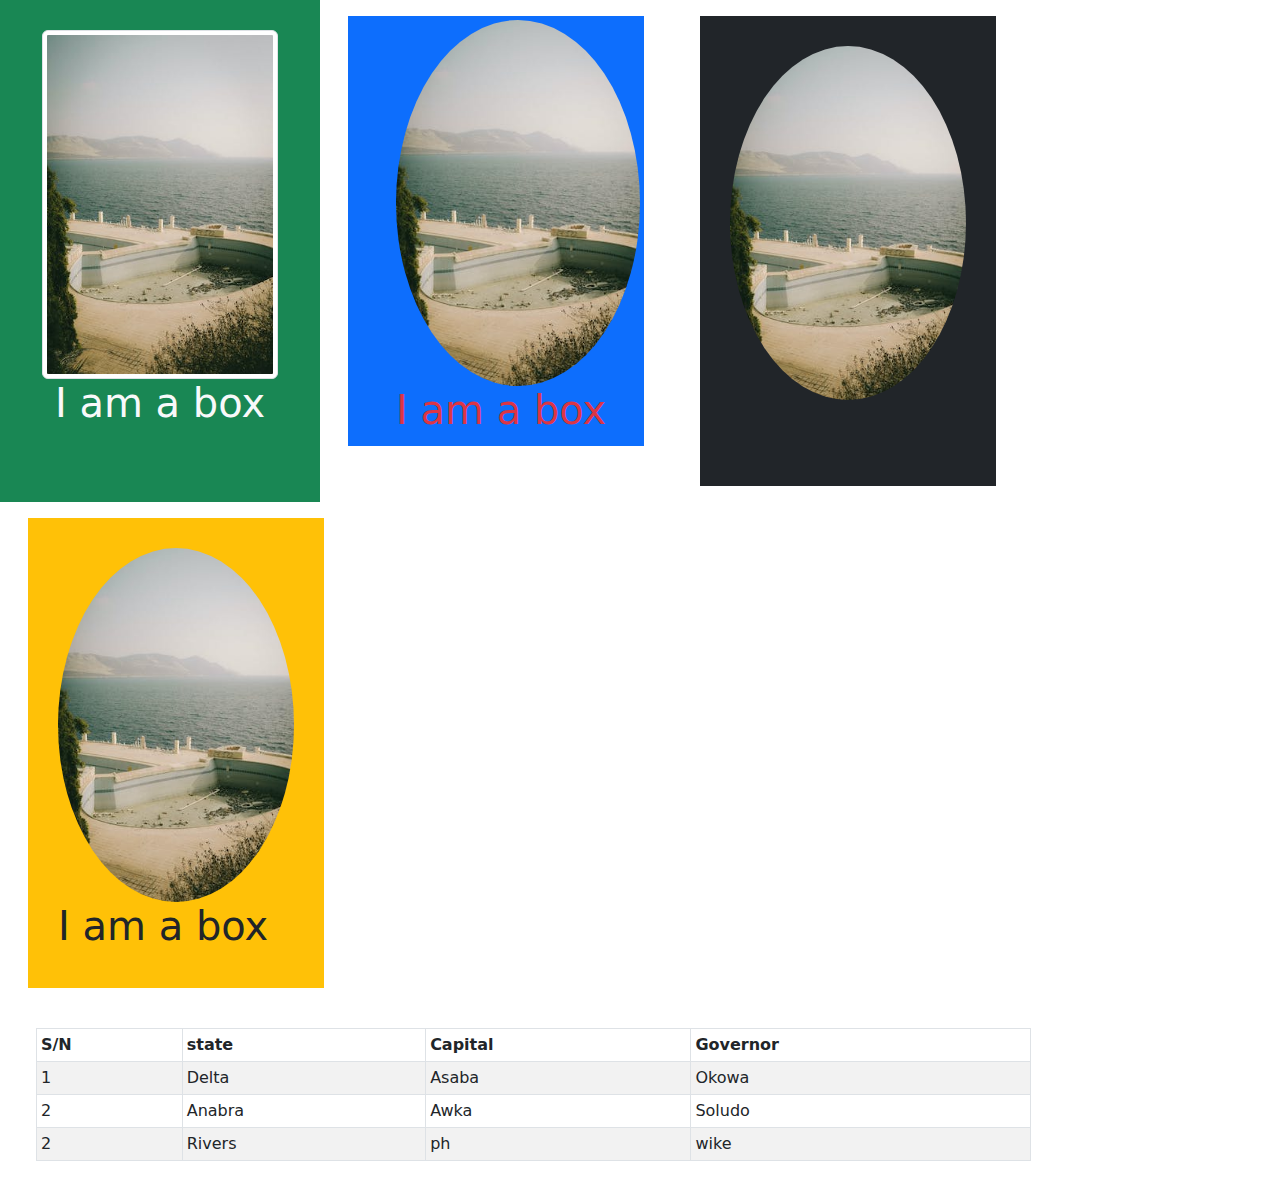
<file: index.html>
<!DOCTYPE html>
<html lang="en">

<head>
    <meta charset="UTF-8">
    <meta http-equiv="X-UA-Compatible" content="IE=edge">
    <meta name="viewport" content="width=device-width, initial-scale=1.0">
    <title>Document</title>
    <!-- CSS only -->
    <!-- <link href="https://cdn.jsdelivr.net/npm/bootstrap@5.2.2/dist/css/bootstrap.min.css" rel="stylesheet" integrity="sha384-Zenh87qX5JnK2Jl0vWa8Ck2rdkQ2Bzep5IDxbcnCeuOxjzrPF/et3URy9Bv1WTRi" crossorigin="anonymous"> -->
    <link rel="stylesheet" href="css/bootstrap.min.css">
    <link rel="stylesheet" href="style.css" />

</head>


<body>


    <div class="container-fluid">
        <div class="row">
            <div class="col-lg-3 col-md-6 bg-success">
                <div class="box" p-3 pt-5>
                    <img class="img-fluid roundedñ img-thumbnail" src="images/water.jpeg" alt="">
                    <h1 class="text-light text-center"> I am a box</h1>
                </div>
            </div>
            <div class="col-lg-3 col-md-6  m-3">
                <div class="box bg-primary p-1 ps-5 b">
                    <img class="img-fluid rounded-circle" src="images/water.jpeg" alt="">
                    <h1 class="text-danger text-start"> I am a box</h1>
                </div>
            </div>

            <div class="col-lg-3 col-md-6 m-3">
                <div class="box bg-dark">
                    <img class="img-fluid rounded-circle" src="images/water.jpeg" alt="">
                    <h1> I am a box</h1>
                </div>
            </div>
            <div class="col-lg-3 col-md-6 m-3">
                <div class="box  bg-warning">
                    <img class="img-fluid  rounded-circle" src="images/water.jpeg" alt="">
                    <h1 class="text-start t"> I am a box</h1>
                </div>
            </div>




        </div>

        <div class="row">
            <div class="col-10">
                <div class="p-4">
                    <table class="table table-striped table-hover table-bordered table-responsive table-sm ">
                        <thead>
                            <tr>
                                <th>S/N</th>
                                <th>
                                    state
                                </th>
                                <th>
                                    Capital
                                </th>
                                <th>
                                    Governor
                                </th>
                            </tr>
                        </thead>
                        <tbody>
                            <tr>
                                <td> 1</td>
                                <td> Delta</td>
                                <td> Asaba</td>
                                <td> Okowa</td>
                            </tr>
                            <tr>
                                <td> 2</td>
                                <td> Anabra</td>
                                <td> Awka</td>
                                <td> Soludo</td>
                            </tr>
                            <tr>
                                <td> 2</td>
                                <td> Rivers</td>
                                <td> ph</td>
                                <td> wike</td>
                            </tr>
                        </tbody>
                    </table>

                </div>

            </div>

        </div>










    </div>


















    <!-- JavaScript Bundle with Popper -->
    <!-- <script src="https://cdn.jsdelivr.net/npm/bootstrap@5.2.2/dist/js/bootstrap.bundle.min.js" integrity="sha384-OERcA2EqjJCMA+/3y+gxIOqMEjwtxJY7qPCqsdltbNJuaOe923+mo//f6V8Qbsw3" crossorigin="anonymous"></script> -->
    <script src="js/bootstrap.min.js">

    </script>

</body>

</html>
</file>
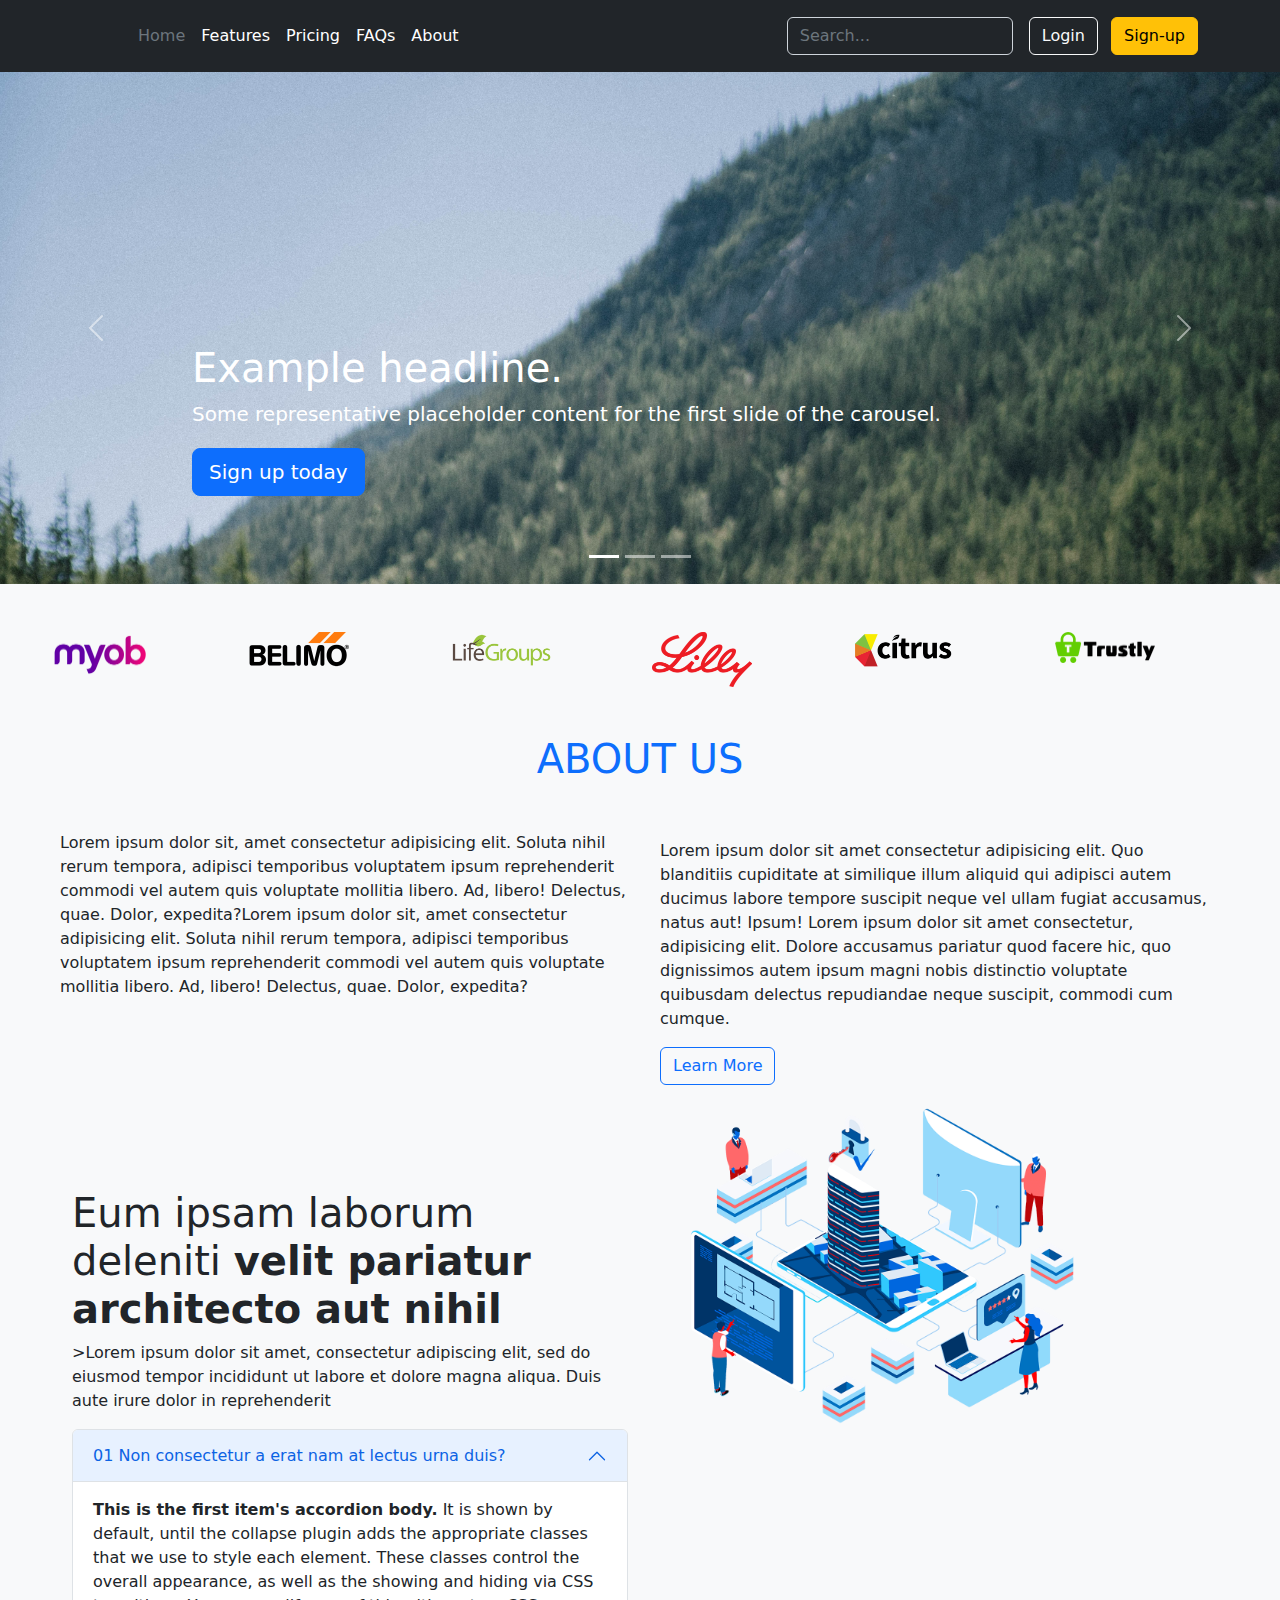
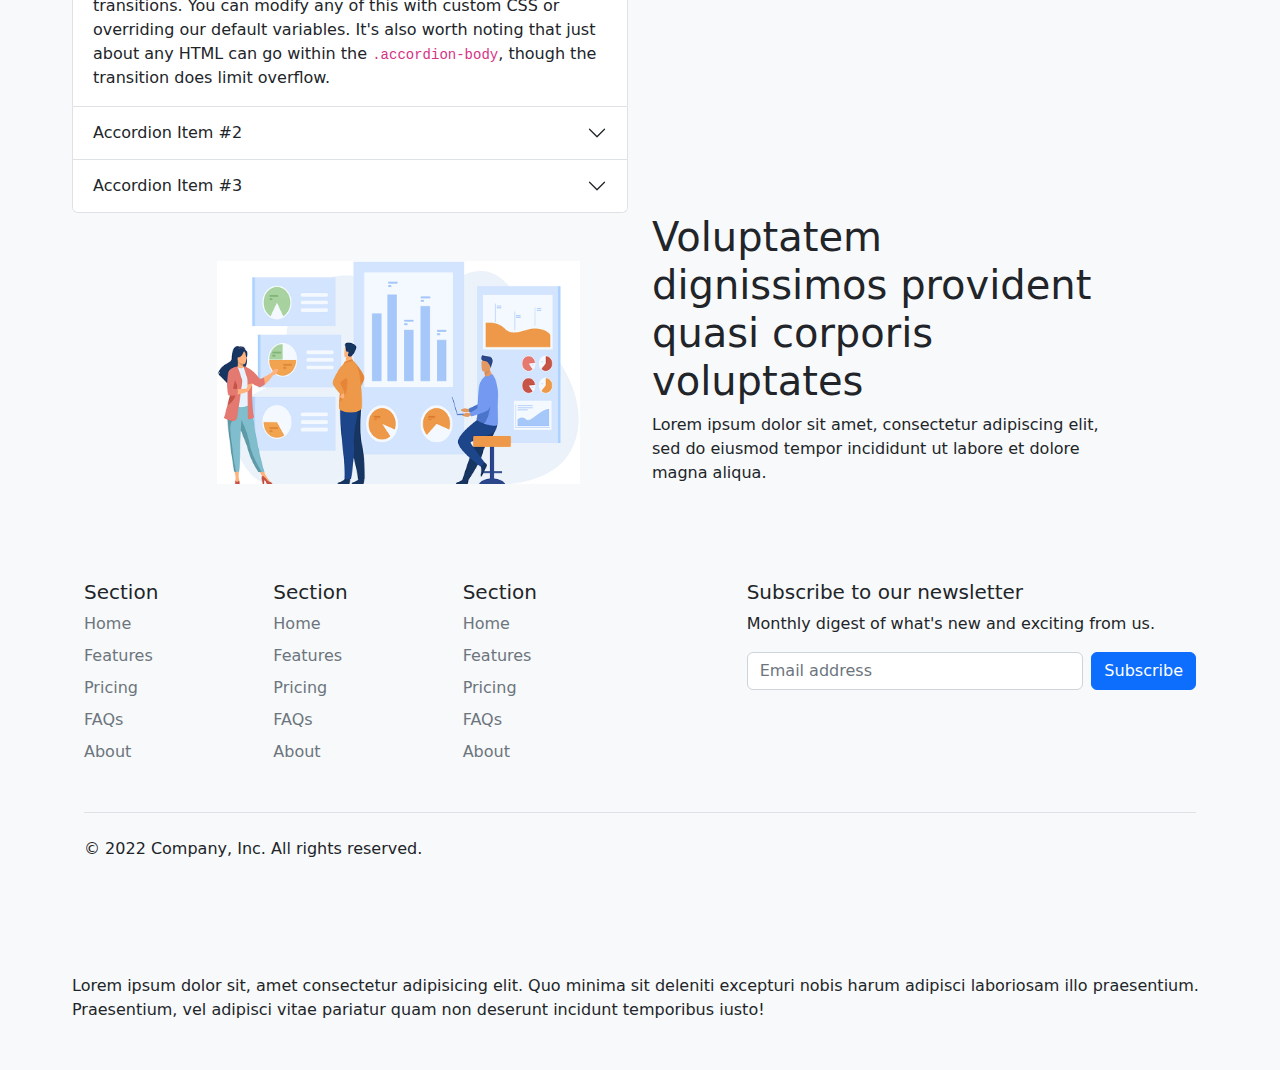
<file: landingpage.html>
<!DOCTYPE html>
<html lang="en">

<head>
    <meta charset="UTF-8">
    <meta http-equiv="X-UA-Compatible" content="IE=edge">
    <meta name="viewport" content="width=device-width, initial-scale=1.0">
    <title>Document</title>

    <title>Document</title>

    <!-- CSS only -->
    <!-- <link href="https://cdn.jsdelivr.net/npm/bootstrap@5.2.2/dist/css/bootstrap.min.css" rel="stylesheet" integrity="sha384-Zenh87qX5JnK2Jl0vWa8Ck2rdkQ2Bzep5IDxbcnCeuOxjzrPF/et3URy9Bv1WTRi" crossorigin="anonymous"> -->
    <link rel="stylesheet" href="css/bootstrap.min.css">
    <link rel="stylesheet" href="style3.css" />
</head>


</head>

<body>
    <header class="p-3 text-bg-dark">
        <div class="container">
            <div class="d-flex flex-wrap align-items-center justify-content-center justify-content-lg-start">
                <a href="/" class="d-flex align-items-center mb-2 mb-lg-0 text-white text-decoration-none">
                    <svg class="bi me-2" width="40" height="32" role="img" aria-label="Bootstrap">
                        <use xlink:href="#bootstrap" />
                    </svg>
                </a>

                <ul class="nav col-12 col-lg-auto me-lg-auto mb-2 justify-content-center mb-md-0">
                    <li><a href="#" class="nav-link px-2 text-secondary">Home</a></li>
                    <li><a href="#" class="nav-link px-2 text-white">Features</a></li>
                    <li><a href="#" class="nav-link px-2 text-white">Pricing</a></li>
                    <li><a href="#" class="nav-link px-2 text-white">FAQs</a></li>
                    <li><a href="#" class="nav-link px-2 text-white">About</a></li>
                </ul>

                <form class="col-12 col-lg-auto mb-3 mb-lg-0 me-lg-3" role="search">
                    <input type="search" class="form-control form-control-dark text-bg-dark" placeholder="Search..."
                        aria-label="Search">
                </form>

                <div class="text-end">
                    <button type="button" class="btn btn-outline-light me-2">Login</button>
                    <button type="button" class="btn btn-warning">Sign-up</button>
                </div>
            </div>
        </div>
    </header>
    <!-- end of header -->

    <!-- carousel -->

    <div id="myCarousel" class="carousel slide" data-bs-ride="carousel">
        <div class="carousel-indicators">
            <button type="button" data-bs-target="#myCarousel" data-bs-slide-to="0" class="active" aria-current="true"
                aria-label="Slide 1"></button>
            <button type="button" data-bs-target="#myCarousel" data-bs-slide-to="1" aria-label="Slide 2"></button>
            <button type="button" data-bs-target="#myCarousel" data-bs-slide-to="2" aria-label="Slide 3"></button>
        </div>
        <div class="carousel-inner">
            <div class="carousel-item active">
                <!-- <svg class="bd-placeholder-img" width="100%" height="100%" xmlns="http://www.w3.org/2000/svg"
                    aria-hidden="true" preserveAspectRatio="xMidYMid slice" focusable="false">
                    <rect width="100%" height="100%" fill="#777" /></svg> -->

                <img src="images/patrik-laszlo-4Z9PoBm2Zo4-unsplash.jpg" alt="" class="bd-placeholder-img img-fluid"
                    width="100%" height="100%"></image>

                <div class="container">
                    <div class="carousel-caption text-start">
                        <h1>Example headline.</h1>
                        <p>Some representative placeholder content for the first slide of the carousel.</p>
                        <p><a class="btn btn-lg btn-primary" href="#">Sign up today</a></p>
                    </div>
                </div>
            </div>
            <div class="carousel-item">
                <!-- <svg class="bd-placeholder-img" width="100%" height="100%" xmlns="http://www.w3.org/2000/svg"
                    aria-hidden="true" preserveAspectRatio="xMidYMid slice" focusable="false">
                    <rect width="100%" height="100%" fill="#777" />
                </svg> -->
                <img src="images/water.jpeg" alt="" class="bd-placeholder-img img-fluid" width="100%" height="100%">

                <div class="container">
                    <div class="carousel-caption">
                        <h1>Another example headline.</h1>
                        <p>Some representative placeholder content for the second slide of the carousel.</p>
                        <p><a class="btn btn-lg btn-primary" href="#">Learn more</a></p>
                    </div>
                </div>
            </div>
            <div class="carousel-item">
                <!-- <svg class="bd-placeholder-img" width="100%" height="100%" xmlns="http://www.w3.org/2000/svg"
                    aria-hidden="true" preserveAspectRatio="xMidYMid slice" focusable="false">
                    <rect width="100%" height="100%" fill="#777" />
                </svg> -->
                <img src="images/masterBedroom001.jpg" alt="" class="bd-placeholder-img img-fluid" width="100%"
                    height="100%">


                <div class="container">
                    <div class="carousel-caption text-end">
                        <h1>One more for good measure.</h1>
                        <p>Some representative placeholder content for the third slide of this carousel.</p>
                        <p><a class="btn btn-lg btn-primary" href="#">Browse gallery</a></p>
                    </div>
                </div>
            </div>
        </div>
        <button class="carousel-control-prev" type="button" data-bs-target="#myCarousel" data-bs-slide="prev">
            <span class="carousel-control-prev-icon" aria-hidden="true"></span>
            <span class="visually-hidden">Previous</span>
        </button>
        <button class="carousel-control-next" type="button" data-bs-target="#myCarousel" data-bs-slide="next">
            <span class="carousel-control-next-icon" aria-hidden="true"></span>
            <span class="visually-hidden">Next</span>
        </button>
    </div>

    <!-- end of carousel -->

    <!-- content -->

    <div class="continer-fluid bg-light p-5">
        <div class="row">
            <div class="col-lg-2 col-md-6">
                <img src="images/client-1.png" alt="" width="100px">

            </div>

            <div class="col-lg-2 col-md-6">
                <img src="images/client-2.png" alt="" width="100px">

            </div>

            <div class="col-lg-2 col-md-6">
                <img src="images/client-3.png" alt="" width="100px">

            </div>

            <div class="col-lg-2 col-md-6">
                <img src="images/client-4.png" alt="" width="100px">

            </div>

            <div class="col-lg-2 col-md-6">
                <img src="images/client-5.png" alt="" width="100px">

            </div>

            <div class="col-lg-2 col-md-6">
                <img src="images/client-6.png" alt="" width="100px">

            </div>

        </div>

        <!-- end of content -->

        <!-- About us Section -->

        <div class="container-fluid">
            <div class="row">
                <div class="col">
                    <div class="text-center text-primary my-5">


                        <h1>ABOUT US</h1>
                    </div>
                </div>
            </div>


            <div class="row">
                <div class="col-md-6">
                    Lorem ipsum dolor sit, amet consectetur adipisicing elit. Soluta nihil rerum tempora, adipisci
                    temporibus voluptatem ipsum reprehenderit commodi vel autem quis voluptate mollitia libero. Ad,
                    libero! Delectus, quae. Dolor, expedita?Lorem ipsum dolor sit, amet consectetur adipisicing elit.
                    Soluta nihil rerum tempora, adipisci
                    temporibus voluptatem ipsum reprehenderit commodi vel autem quis voluptate mollitia libero. Ad,
                    libero! Delectus, quae. Dolor, expedita?
                </div>
                <div class="col-md-6">
                    <div class="p-2">
                        <p>
                            Lorem ipsum dolor sit amet consectetur adipisicing elit. Quo blanditiis cupiditate at
                            similique
                            illum aliquid qui adipisci autem ducimus labore tempore suscipit neque vel ullam fugiat
                            accusamus,
                            natus aut! Ipsum! Lorem ipsum dolor sit amet consectetur, adipisicing elit. Dolore accusamus
                            pariatur quod facere hic,
                            quo dignissimos autem ipsum magni nobis distinctio voluptate quibusdam delectus repudiandae
                            neque
                            suscipit, commodi cum cumque.

                        </p>
                        <button class="btn btn-outline-primary">Learn More</button>

                    </div>
                </div>
            </div>


            <!-- image and content section -->
            <div class="container-fluid">
                <div class="row">
                    <div class="col-md-6">
                        <div class="row">
                            <div class="col">
                                <div class="p-5">

                                </div>
                            </div>

                        </div>
                        <h1>Eum ipsam laborum deleniti <strong>velit pariatur architecto aut nihil</strong><br></h1>
                        <p>>Lorem ipsum dolor sit amet, consectetur adipiscing elit, sed do eiusmod tempor incididunt ut
                            labore et dolore magna aliqua. Duis aute irure dolor in reprehenderit</p>

                        <div class="accordion" id="accordionExample">
                            <div class="accordion-item">
                                <h2 class="accordion-header" id="headingOne">
                                    <button class="accordion-button" type="button" data-bs-toggle="collapse"
                                        data-bs-target="#collapseOne" aria-expanded="true" aria-controls="collapseOne">
                                        01 Non consectetur a erat nam at lectus urna duis?
                                    </button>
                                </h2>
                                <div id="collapseOne" class="accordion-collapse collapse show"
                                    aria-labelledby="headingOne" data-bs-parent="#accordionExample">
                                    <div class="accordion-body">
                                        <strong>This is the first item's accordion body.</strong> It is shown by
                                        default, until the collapse plugin adds the appropriate classes that we use to
                                        style each element. These classes control the overall appearance, as well as the
                                        showing and hiding via CSS transitions. You can modify any of this with custom
                                        CSS or overriding our default variables. It's also worth noting that just about
                                        any HTML can go within the <code>.accordion-body</code>, though the transition
                                        does limit overflow.
                                    </div>
                                </div>
                            </div>
                            <div class="accordion-item">
                                <h2 class="accordion-header" id="headingTwo">
                                    <button class="accordion-button collapsed" type="button" data-bs-toggle="collapse"
                                        data-bs-target="#collapseTwo" aria-expanded="false" aria-controls="collapseTwo">
                                        Accordion Item #2
                                    </button>
                                </h2>
                                <div id="collapseTwo" class="accordion-collapse collapse" aria-labelledby="headingTwo"
                                    data-bs-parent="#accordionExample">
                                    <div class="accordion-body">
                                        <strong>This is the second item's accordion body.</strong> It is hidden by
                                        default, until the collapse plugin adds the appropriate classes that we use to
                                        style each element. These classes control the overall appearance, as well as the
                                        showing and hiding via CSS transitions. You can modify any of this with custom
                                        CSS or overriding our default variables. It's also worth noting that just about
                                        any HTML can go within the <code>.accordion-body</code>, though the transition
                                        does limit overflow.
                                    </div>
                                </div>
                            </div>
                            <div class="accordion-item">
                                <h2 class="accordion-header" id="headingThree">
                                    <button class="accordion-button collapsed" type="button" data-bs-toggle="collapse"
                                        data-bs-target="#collapseThree" aria-expanded="false"
                                        aria-controls="collapseThree">
                                        Accordion Item #3
                                    </button>
                                </h2>
                                <div id="collapseThree" class="accordion-collapse collapse"
                                    aria-labelledby="headingThree" data-bs-parent="#accordionExample">
                                    <div class="accordion-body">
                                        <strong>This is the third item's accordion body.</strong> It is hidden by
                                        default, until the collapse plugin adds the appropriate classes that we use to
                                        style each element. These classes control the overall appearance, as well as the
                                        showing and hiding via CSS transitions. You can modify any of this with custom
                                        CSS or overriding our default variables. It's also worth noting that just about
                                        any HTML can go within the <code>.accordion-body</code>, though the transition
                                        does limit overflow.
                                    </div>
                                </div>
                            </div>
                        </div>

                    </div>


                    <div class="col-md-5">
                        <img src="images/why-us.png" alt="" class="img-fluid justify-content-center">

                    </div>


                </div>

            </div>

            <!-- image and content 2 -->
            <div class="container-fluid">
                <div class="row justify-content-center">
                    <div class="col-md-5">
                        <div class="m-5">
                            <img class="img-fluid" src="images/skills.png" alt="" class="img-fluid">

                        </div>




                    </div>
                    <div class="col-md-5">
                        <div class="">
                            <h1>
                                <stronng>Voluptatem dignissimos provident quasi corporis voluptates</stronng>
                            </h1>
                            <p>Lorem ipsum dolor sit amet, consectetur adipiscing elit, sed do eiusmod tempor incididunt
                                ut labore et dolore magna aliqua.</p>

                        </div>
                    </div>

                </div>











                <!-- beging of footer -->

                <div class="container">
                    <footer class="py-5">
                        <div class="row">
                            <div class="col-6 col-md-2 mb-3">
                                <h5>Section</h5>
                                <ul class="nav flex-column">
                                    <li class="nav-item mb-2"><a href="#" class="nav-link p-0 text-muted">Home</a></li>
                                    <li class="nav-item mb-2"><a href="#" class="nav-link p-0 text-muted">Features</a>
                                    </li>
                                    <li class="nav-item mb-2"><a href="#" class="nav-link p-0 text-muted">Pricing</a>
                                    </li>
                                    <li class="nav-item mb-2"><a href="#" class="nav-link p-0 text-muted">FAQs</a></li>
                                    <li class="nav-item mb-2"><a href="#" class="nav-link p-0 text-muted">About</a></li>
                                </ul>
                            </div>

                            <div class="col-6 col-md-2 mb-3">
                                <h5>Section</h5>
                                <ul class="nav flex-column">
                                    <li class="nav-item mb-2"><a href="#" class="nav-link p-0 text-muted">Home</a></li>
                                    <li class="nav-item mb-2"><a href="#" class="nav-link p-0 text-muted">Features</a>
                                    </li>
                                    <li class="nav-item mb-2"><a href="#" class="nav-link p-0 text-muted">Pricing</a>
                                    </li>
                                    <li class="nav-item mb-2"><a href="#" class="nav-link p-0 text-muted">FAQs</a></li>
                                    <li class="nav-item mb-2"><a href="#" class="nav-link p-0 text-muted">About</a></li>
                                </ul>
                            </div>

                            <div class="col-6 col-md-2 mb-3">
                                <h5>Section</h5>
                                <ul class="nav flex-column">
                                    <li class="nav-item mb-2"><a href="#" class="nav-link p-0 text-muted">Home</a></li>
                                    <li class="nav-item mb-2"><a href="#" class="nav-link p-0 text-muted">Features</a>
                                    </li>
                                    <li class="nav-item mb-2"><a href="#" class="nav-link p-0 text-muted">Pricing</a>
                                    </li>
                                    <li class="nav-item mb-2"><a href="#" class="nav-link p-0 text-muted">FAQs</a></li>
                                    <li class="nav-item mb-2"><a href="#" class="nav-link p-0 text-muted">About</a></li>
                                </ul>
                            </div>

                            <div class="col-md-5 offset-md-1 mb-3">
                                <form>
                                    <h5>Subscribe to our newsletter</h5>
                                    <p>Monthly digest of what's new and exciting from us.</p>
                                    <div class="d-flex flex-column flex-sm-row w-100 gap-2">
                                        <label for="newsletter1" class="visually-hidden">Email address</label>
                                        <input id="newsletter1" type="text" class="form-control"
                                            placeholder="Email address">
                                        <button class="btn btn-primary" type="button">Subscribe</button>
                                    </div>
                                </form>
                            </div>
                        </div>

                        <div class="d-flex flex-column flex-sm-row justify-content-between py-4 my-4 border-top">
                            <p>&copy; 2022 Company, Inc. All rights reserved.</p>
                            <ul class="list-unstyled d-flex">
                                <li class="ms-3"><a class="link-dark" href="#"><svg class="bi" width="24" height="24">
                                            <use xlink:href="#twitter" />
                                        </svg></a></li>
                                <li class="ms-3"><a class="link-dark" href="#"><svg class="bi" width="24" height="24">
                                            <use xlink:href="#instagram" />
                                        </svg></a></li>
                                <li class="ms-3"><a class="link-dark" href="#"><svg class="bi" width="24" height="24">
                                            <use xlink:href="#facebook" />
                                        </svg></a></li>
                            </ul>
                        </div>
                    </footer>
                </div>

                Lorem ipsum dolor sit, amet consectetur adipisicing elit. Quo minima sit deleniti excepturi nobis harum
                adipisci laboriosam illo praesentium. Praesentium, vel adipisci vitae pariatur quam non deserunt
                incidunt temporibus iusto!





            </div>

            <!-- end of footer -->







            <script src="js/bootstrap.min.js"></script>
</body>

</html>
</file>
<file: style.css>
.box{
 
    height:auto;
    padding: 30px;

}
</file>
<file: style3.css>
/* Carousel base class */
.carousel {
    
  }
  /* Since positioning the image, we need to help out the caption */
  .carousel-caption {
    bottom: 3rem;
    z-index: 10;
  }
  
  /* Declare heights because of positioning of img element */
  .carousel-item {
    height: 32rem;
  }

  
@media (min-width: 40em) {
    /* Bump up size of carousel content */
    .carousel-caption p {
      margin-bottom: 1.25rem;
      font-size: 1.25rem;
      line-height: 1.4;
    }
  
    .featurette-heading {
      font-size: 50px;
    }
  }
  
  @media (min-width: 62em) {
    .featurette-heading {
      margin-top: 7rem;
    }
  }
</file>
